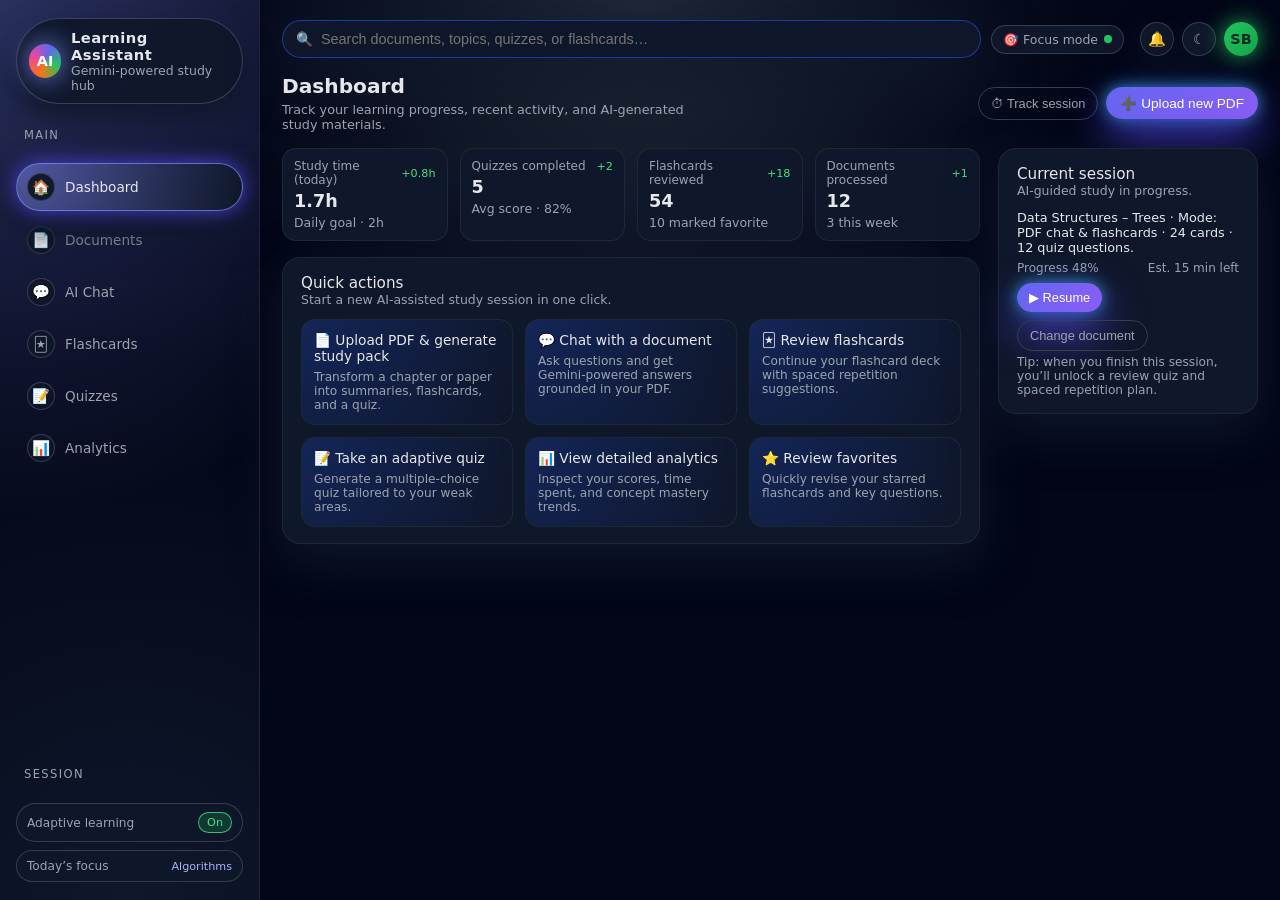
<file: web/Dashboard/dashboard.html>
<!DOCTYPE html>
<html lang="en" data-theme="dark">
<head>
  <meta charset="UTF-8" />
  <title>AI Learning Assistant – Dashboard</title>
  <meta name="viewport" content="width=device-width, initial-scale=1.0" />
  <link rel="stylesheet" href="dashboard.css">
</head>
<body>
  <div class="app-shell">
    <!-- Sidebar -->
    <aside class="sidebar">
      <div class="sidebar-title">
        <div class="sidebar-logo">AI</div>
        <div class="sidebar-title-text">
          <span>Learning Assistant</span>
          <span>Gemini-powered study hub</span>
        </div>
      </div>

      <div class="sidebar-section-label">Main</div>
      <nav class="sidebar-nav" id="sidebarNav">
        <div class="nav-item active" data-view="dashboard">
          <span class="icon">🏠</span>
          <span class="nav-label">Dashboard</span>
        </div>
        <div class="nav-item" data-view="documents">
          <span class="icon">📄</span>
          <span class="nav-label">Documents</span>
        </div>
        <div class="nav-item" data-view="chat">
          <span class="icon">💬</span>
          <span class="nav-label">AI Chat</span>
        </div>
        <div class="nav-item" data-view="flashcards">
          <span class="icon">🃏</span>
          <span class="nav-label">Flashcards</span>
        </div>
        <div class="nav-item" data-view="quizzes">
          <span class="icon">📝</span>
          <span class="nav-label">Quizzes</span>
        </div>
        <div class="nav-item" data-view="analytics">
          <span class="icon">📊</span>
          <span class="nav-label">Analytics</span>
        </div>
      </nav>

      <div class="sidebar-section-label">Session</div>
      <div class="sidebar-footer">
        <div class="pill">
          <span>Adaptive learning</span>
          <span class="badge">On</span>
        </div>
        <div class="pill">
          <span>Today’s focus</span>
          <span style="font-size:0.7rem;color:#a5b4fc;">Algorithms</span>
        </div>
      </div>
    </aside>

    <!-- Main content -->
    <main class="main">
      <!-- Top bar -->
      <header class="topbar">
        <div class="topbar-left">
          <div class="search-box">
            <span style="font-size:0.85rem;color:var(--text-muted);">🔍</span>
            <input placeholder="Search documents, topics, quizzes, or flashcards…" />
          </div>
          <div class="chip">
            <span>🎯 Focus mode</span>
            <span style="width:8px;height:8px;border-radius:999px;background:#22c55e;"></span>
          </div>
        </div>
        <div class="topbar-right">
          <button class="icon-btn" title="Notifications">🔔</button>
          <button class="icon-btn" title="Toggle theme" id="themeToggleBtn">☾</button>
          <div class="avatar">SB</div>
        </div>
      </header>

      <!-- Page header (title changes via JS) -->
      <div class="page-header">
        <div class="page-title">
          <h1 id="pageTitle">Dashboard</h1>
          <span id="pageSubtitle">Track your learning progress, recent activity, and AI-generated study materials.</span>
        </div>
        <div class="page-actions">
          <button class="btn-ghost">⏱ Track session</button>
          <button class="btn-primary">➕ Upload new PDF</button>
        </div>
      </div>

      <!-- DASHBOARD VIEW -->
      <section class="view-section active" id="view-dashboard">
        <div class="content-grid">
          <div>
            <!-- Stats cards -->
            <section class="stats-grid">
              <div class="stat-card">
                <div class="stat-label">
                  <span>Study time (today)</span>
                  <span class="stat-trend">+0.8h</span>
                </div>
                <div class="stat-value"><span>1.7h</span></div>
                <div class="card-subtitle">Daily goal · 2h</div>
              </div>
              <div class="stat-card">
                <div class="stat-label">
                  <span>Quizzes completed</span>
                  <span class="stat-trend">+2</span>
                </div>
                <div class="stat-value"><span>5</span></div>
                <div class="card-subtitle">Avg score · 82%</div>
              </div>
              <div class="stat-card">
                <div class="stat-label">
                  <span>Flashcards reviewed</span>
                  <span class="stat-trend">+18</span>
                </div>
                <div class="stat-value"><span>54</span></div>
                <div class="card-subtitle">10 marked favorite</div>
              </div>
              <div class="stat-card">
                <div class="stat-label">
                  <span>Documents processed</span>
                  <span class="stat-trend">+1</span>
                </div>
                <div class="stat-value"><span>12</span></div>
                <div class="card-subtitle">3 this week</div>
              </div>
            </section>

            <!-- Quick actions -->
            <section class="card">
              <div class="card-header">
                <div>
                  <div class="card-title">Quick actions</div>
                  <div class="card-subtitle">
                    Start a new AI-assisted study session in one click.
                  </div>
                </div>
              </div>
              <div class="quick-actions">
                <div class="quick-card" data-open="documents">
                  <div class="quick-label">📄 Upload PDF & generate study pack</div>
                  <div class="quick-desc">
                    Transform a chapter or paper into summaries, flashcards, and a quiz.
                  </div>
                </div>
                <div class="quick-card" data-open="chat">
                  <div class="quick-label">💬 Chat with a document</div>
                  <div class="quick-desc">
                    Ask questions and get Gemini-powered answers grounded in your PDF.
                  </div>
                </div>
                <div class="quick-card" data-open="flashcards">
                  <div class="quick-label">🃏 Review flashcards</div>
                  <div class="quick-desc">
                    Continue your flashcard deck with spaced repetition suggestions.
                  </div>
                </div>
                <div class="quick-card" data-open="quizzes">
                  <div class="quick-label">📝 Take an adaptive quiz</div>
                  <div class="quick-desc">
                    Generate a multiple-choice quiz tailored to your weak areas.
                  </div>
                </div>
                <div class="quick-card" data-open="analytics">
                  <div class="quick-label">📊 View detailed analytics</div>
                  <div class="quick-desc">
                    Inspect your scores, time spent, and concept mastery trends.
                  </div>
                </div>
                <div class="quick-card" data-open="flashcards">
                  <div class="quick-label">⭐ Review favorites</div>
                  <div class="quick-desc">
                    Quickly revise your starred flashcards and key questions.
                  </div>
                </div>
              </div>
            </section>
          </div>

          <!-- Right: current session panel -->
          <aside>
            <div class="card">
              <div class="card-header">
                <div>
                  <div class="card-title">Current session</div>
                  <div class="card-subtitle">AI-guided study in progress.</div>
                </div>
              </div>
              <div style="font-size:0.8rem;margin-bottom:6px;">
                Data Structures – Trees · Mode: PDF chat & flashcards · 24 cards · 12 quiz questions.
              </div>
              <div class="progress-bar">
                <div class="progress-fill"></div>
              </div>
              <div class="session-meta" style="display:flex;justify-content:space-between;font-size:0.75rem;color:var(--text-muted);margin-top:4px;">
                <span>Progress 48%</span>
                <span>Est. 15 min left</span>
              </div>
              <div class="session-actions" style="display:flex;gap:8px;margin-top:8px;flex-wrap:wrap;">
                <button class="btn-primary" style="padding:7px 12px;font-size:0.8rem;">▶ Resume</button>
                <button class="btn-ghost" style="padding:7px 12px;font-size:0.8rem;">Change document</button>
              </div>
              <div style="font-size:0.76rem;color:var(--text-muted);margin-top:4px;">
                Tip: when you finish this session, you’ll unlock a review quiz and spaced repetition plan.
              </div>
            </div>
          </aside>
        </div>
      </section>

      <!-- DOCUMENTS VIEW (PDF → Summary etc.) -->
      <section class="view-section" id="view-documents">
        <section class="card">
          <div class="card-header">
            <div>
              <div class="card-title">Documents workspace</div>
              <div class="card-subtitle">Upload PDFs and generate summaries, flashcards, and quizzes.</div>
            </div>
          </div>
          <div class="upload-area">
            <div class="upload-icon">📤</div>
            <div class="upload-title">Drop PDF here</div>
            <div class="upload-sub" id="uploadStatus">
              Your content stays private. The AI will extract summaries and key concepts.
            </div>
            <label for="fileInput" class="upload-cta">
              <span>Choose file</span> <span>↗</span>
            </label>
            <input id="fileInput" type="file" accept=".pdf" />
          </div>

          <div class="ai-output">
            <div class="output-box">
              <div class="output-title">AI Summary (demo)</div>
              <p id="summaryBox">
                Upload a document to see a placeholder summary here. Later you can connect your backend to stream real AI output.
              </p>
            </div>
            <div class="output-actions">
              <button class="pill-btn pill-btn--green" type="button" id="toFlashcardsBtn">
                <span>⚡</span> To Flashcards
              </button>
              <button class="pill-btn pill-btn--purple" type="button" id="toQuizBtn">
                <span>🧠</span> To Quiz
              </button>
            </div>
          </div>
        </section>
      </section>

      <!-- CHAT VIEW -->
      <section class="view-section" id="view-chat">
        <section class="card">
          <div class="card-header">
            <div>
              <div class="card-title">AI Chat</div>
              <div class="card-subtitle">Ask questions about your content or any topic.</div>
            </div>
          </div>
          <div class="chat-area">
            <div class="chat-log" id="chatLog">
              <strong>AI:</strong> Ask me anything about algorithms, EVs, or your uploaded notes…
            </div>
            <div class="chat-input-row">
              <textarea id="chatInput" placeholder="Type your question here…"></textarea>
              <button class="chat-send-btn" type="button" id="chatSendBtn">Send</button>
            </div>
          </div>
        </section>
      </section>

      <!-- FLASHCARDS VIEW -->
      <section class="view-section" id="view-flashcards">
        <section class="card">
          <div class="card-header">
            <div>
              <div class="card-title">Flashcards</div>
              <div class="card-subtitle">Tap to flip and check your understanding.</div>
            </div>
          </div>
          <div style="display:grid;gap:12px;">
            <div style="display:flex;justify-content:center;align-items:center;padding:6px 0;">
              <div class="flashcard" id="flashcard">
                <div class="flashcard-face flashcard-front">
                  <div>
                    <div class="flashcard-text">
                      What is Big O notation?
                    </div>
                    <div class="flashcard-hint">Click to flip · Front</div>
                  </div>
                </div>
                <div class="flashcard-face flashcard-back">
                  <div>
                    <div class="flashcard-text">
                      It describes how an algorithm’s running time or space grows with input size.
                    </div>
                    <div class="flashcard-hint">Click to flip · Back</div>
                  </div>
                </div>
              </div>
            </div>

            <div class="card-soft">
              <h4 style="font-size:0.85rem;margin-bottom:4px;">Deck overview</h4>
              <p>24 cards · 6 due today · 3 starred for quick revision.</p>
              <div class="audio-player" style="margin-top:8px;">
                <button class="audio-play" type="button" aria-label="Play audio summary">▶</button>
                <div class="audio-track">
                  <div class="audio-fill"></div>
                </div>
                <div class="audio-time">00:42 / 02:10</div>
              </div>
            </div>
          </div>
        </section>
      </section>

      <!-- QUIZZES VIEW -->
      <section class="view-section" id="view-quizzes">
        <section class="card">
          <div class="card-header">
            <div>
              <div class="card-title">Quizzes</div>
              <div class="card-subtitle">MCQ, true/false, and short answer (demo).</div>
            </div>
          </div>
          <div class="quiz-card">
            <div class="quiz-label">QUIZ · MCQ</div>
            <div class="quiz-question">
              Which complexity is faster as n grows large?
            </div>
            <div class="quiz-options" id="quizOptions">
              <button class="quiz-option" type="button" data-correct="false">
                <span>A.</span> O(n²)
              </button>
              <button class="quiz-option" type="button" data-correct="true">
                <span>B.</span> O(log n)
              </button>
              <button class="quiz-option" type="button" data-correct="false">
                <span>C.</span> O(n · log n²)
              </button>
              <button class="quiz-option" type="button" data-correct="false">
                <span>D.</span> O(n!)
              </button>
            </div>
            <div class="quiz-footer">
              <span id="quizFeedback">Pick an answer</span>
              <button class="quiz-btn" type="button" id="quizNextBtn">Next question →</button>
            </div>
          </div>
        </section>
      </section>

      <!-- ANALYTICS VIEW -->
      <section class="view-section" id="view-analytics">
        <section class="card">
          <div class="card-header">
            <div>
              <div class="card-title">Analytics</div>
              <div class="card-subtitle">Simple placeholder for charts and progress.</div>
            </div>
          </div>
          <p style="font-size:0.8rem;color:var(--text-muted);">
            Here you can later embed real charts (e.g., using Chart.js or any library) for scores, time spent, and mastery by topic.
          </p>
        </section>
      </section>
    </main>
  </div>

  <script>
    // Simple SPA-style view switching (no routing).[web:51][web:50]
    const navItems = document.querySelectorAll('.nav-item');
    const views = document.querySelectorAll('.view-section');
    const titleEl = document.getElementById('pageTitle');
    const subtitleEl = document.getElementById('pageSubtitle');

    const titles = {
      dashboard: ['Dashboard', 'Track your learning progress, recent activity, and AI-generated study materials.'],
      documents: ['Documents', 'Upload PDFs and generate summaries, flashcards, and quizzes.'],
      chat: ['AI Chat', 'Ask study questions and get AI explanations.'],
      flashcards: ['Flashcards', 'Flip through concept cards generated from your notes.'],
      quizzes: ['Quizzes', 'Practice with auto-generated questions and explanations.'],
      analytics: ['Analytics', 'View your learning statistics and trends.']
    };

    function showView(name) {
      views.forEach(v => {
        v.classList.toggle('active', v.id === 'view-' + name);
      });
      navItems.forEach(n => {
        n.classList.toggle('active', n.dataset.view === name);
      });
      const [t, s] = titles[name] || titles.dashboard;
      titleEl.textContent = t;
      subtitleEl.textContent = s;
    }

    navItems.forEach(item => {
      item.addEventListener('click', () => {
        showView(item.dataset.view);
      });
    });

    // Quick-action cards open corresponding view
    document.querySelectorAll('.quick-card[data-open]').forEach(card => {
      card.addEventListener('click', () => {
        const view = card.getAttribute('data-open');
        showView(view);
      });
    });

    // Theme toggle with localStorage.[web:47]
    const themeBtn = document.getElementById('themeToggleBtn');
    function applyTheme(mode) {
      document.documentElement.dataset.theme = mode;
      localStorage.setItem('ai-dashboard-theme', mode);
      themeBtn.textContent = mode === 'dark' ? '☾' : '☀️';
    }
    (function initTheme() {
      const saved = localStorage.getItem('ai-dashboard-theme');
      if (saved === 'dark' || saved === 'light') {
        applyTheme(saved);
      } else if (window.matchMedia &&
                 window.matchMedia('(prefers-color-scheme: dark)').matches) {
        applyTheme('dark');
      } else {
        applyTheme('dark');
      }
    })();
    themeBtn.addEventListener('click', () => {
      const current = document.documentElement.dataset.theme || 'dark';
      applyTheme(current === 'dark' ? 'light' : 'dark');
    });

    // Flashcard flip
    const flashcard = document.getElementById('flashcard');
    if (flashcard) {
      flashcard.addEventListener('click', () => {
        flashcard.classList.toggle('is-flipped');
      });
    }

    // Quiz interactions.[web:39][web:43]
    const quizOptionsContainer = document.getElementById('quizOptions');
    const quizFeedback = document.getElementById('quizFeedback');
    if (quizOptionsContainer) {
      quizOptionsContainer.addEventListener('click', (e) => {
        const btn = e.target.closest('.quiz-option');
        if (!btn) return;
        quizOptionsContainer.querySelectorAll('.quiz-option').forEach(opt => {
          opt.classList.remove('selected-correct', 'selected-wrong');
        });
        const isCorrect = btn.dataset.correct === 'true';
        btn.classList.add(isCorrect ? 'selected-correct' : 'selected-wrong');
        quizFeedback.textContent = isCorrect ? 'Correct 🎉' : 'Not quite, try again!';
      });
    }

    document.getElementById('quizNextBtn')?.addEventListener('click', () => {
      quizFeedback.textContent = 'Next question (demo only)…';
    });

    // File upload demo
    const fileInput = document.getElementById('fileInput');
    const uploadStatus = document.getElementById('uploadStatus');
    const summaryBox = document.getElementById('summaryBox');
    if (fileInput) {
      fileInput.addEventListener('change', () => {
        const file = fileInput.files[0];
        if (!file) return;
        uploadStatus.textContent = 'Loaded: ' + file.name + ' · (demo) AI will summarize this.';
        summaryBox.textContent = 'This is a placeholder summary for "' + file.name +
          '". Later, connect your backend to stream real AI summaries here.';
      });
    }

    // Buttons to jump from documents → flashcards / quiz
    document.getElementById('toFlashcardsBtn')?.addEventListener('click', () => {
      showView('flashcards');
    });
    document.getElementById('toQuizBtn')?.addEventListener('click', () => {
      showView('quizzes');
    });

    // AI Chat demo
    const chatLog = document.getElementById('chatLog');
    const chatInput = document.getElementById('chatInput');
    const chatSendBtn = document.getElementById('chatSendBtn');
    if (chatSendBtn) {
      chatSendBtn.addEventListener('click', () => {
        const text = chatInput.value.trim();
        if (!text) return;
        chatLog.innerHTML += '<br><br><strong>You:</strong> ' +
          text.replace(/</g, '&lt;');
        chatLog.innerHTML += '<br><strong>AI:</strong> (demo) This is where your Gemini answer would appear.';
        chatInput.value = '';
        chatLog.scrollTop = chatLog.scrollHeight;
      });
    }
  </script>
</body>
</html>
</file>
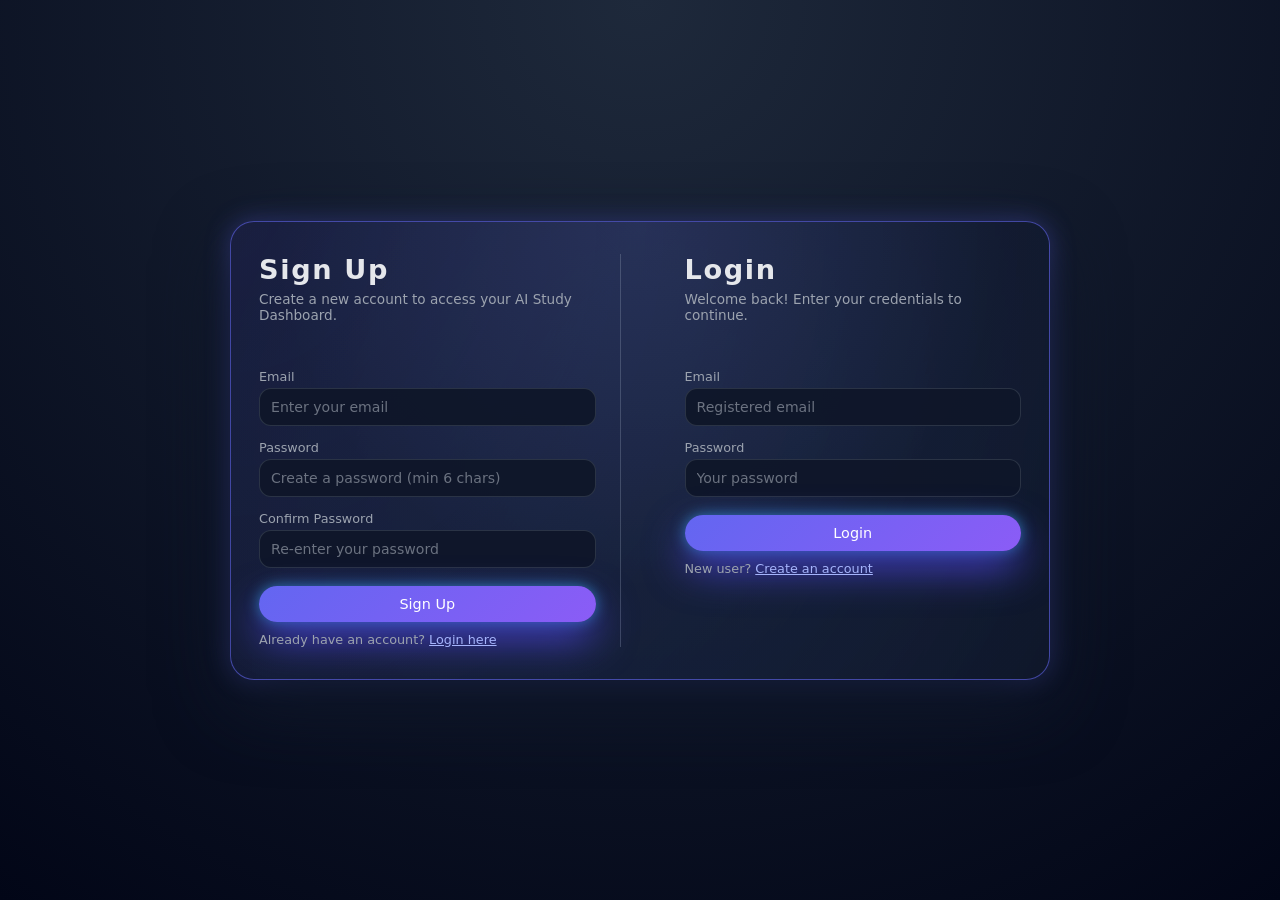
<file: accounts/templates/web/Homepage/login.html>
<!DOCTYPE html>
<html lang="en">
<head>
  <meta charset="UTF-8" />
  <title>Auth - Study Assistant</title>
  <style>
    * {
      box-sizing: border-box;
      margin: 0;
      padding: 0;
      font-family: system-ui, -apple-system, BlinkMacSystemFont, "Segoe UI", sans-serif;
    }

    body {
      min-height: 100vh;
      background: radial-gradient(circle at top, #1e293b, #020617);
      color: #e5e7eb;
      display: flex;
      align-items: center;
      justify-content: center;
      padding: 20px;
    }

    .auth-container {
      display: flex;
      gap: 40px;
      background:
        radial-gradient(circle at top left, rgba(129,140,248,.18), rgba(15,23,42,1)),
        radial-gradient(circle at bottom right, rgba(56,189,248,.12), rgba(2,6,23,1));
      border-radius: 24px;
      padding: 32px 28px;
      max-width: 820px;
      width: 100%;
      border: 1px solid rgba(99,102,241,0.6);
      box-shadow:
        0 25px 70px rgba(15,23,42,1),
        0 0 25px rgba(99,102,241,.4);
      position: relative;
      overflow: hidden;
    }

    .auth-container::before {
      content: "";
      position: absolute;
      inset: 0;
      background:
        radial-gradient(circle at top, rgba(129,140,248,.25), transparent 60%);
      opacity: .55;
      pointer-events: none;
    }

    .auth-left,
    .auth-right {
      position: relative;
      z-index: 1;
      flex: 1;
      min-width: 0;
    }

    .auth-left {
      border-right: 1px solid rgba(148,163,184,.3);
      padding-right: 24px;
    }

    .auth-right {
      padding-left: 24px;
    }

    .heading {
      font-size: 1.7rem;
      letter-spacing: .06em;
      margin-bottom: 6px;
    }

    .sub {
      font-size: .85rem;
      color: #9ca3af;
      margin-bottom: 22px;
    }

    form {
      margin-top: 8px;
    }

    label {
      font-size: .8rem;
      color: #9ca3af;
      display: block;
      margin-bottom: 4px;
    }

    input {
      width: 100%;
      padding: 10px 11px;
      margin-bottom: 14px;
      border-radius: 12px;
      border: 1px solid rgba(55,65,81,.7);
      background: rgba(15,23,42,.95);
      color: #e5e7eb;
      font-size: .88rem;
      transition: .22s;
    }

    input::placeholder {
      color: #6b7280;
    }

    input:focus {
      outline: none;
      border-color: rgba(129,140,248,.95);
      box-shadow: 0 0 12px rgba(99,102,241,.7);
      transform: scale(1.015);
    }

    .btn {
      width: 100%;
      padding: 10px 12px;
      border-radius: 999px;
      border: none;
      font-size: .9rem;
      font-weight: 500;
      cursor: pointer;
      margin-top: 4px;
      background: linear-gradient(135deg, #6366f1, #8b5cf6);
      color: white;
      box-shadow:
        0 18px 40px rgba(79,70,229,.8),
        0 0 14px rgba(56,189,248,.6);
      transition: .22s;
    }

    .btn:hover {
      transform: translateY(-2px);
      box-shadow:
        0 22px 50px rgba(79,70,229,1),
        0 0 18px rgba(56,189,248,.9);
    }

    .link-text {
      margin-top: 10px;
      font-size: .8rem;
      color: #9ca3af;
    }

    .link-text span {
      color: #a5b4fc;
      cursor: pointer;
      text-decoration: underline;
    }

    .error {
      font-size: .78rem;
      color: #fca5a5;
      margin-bottom: 8px;
      min-height: 16px;
    }

    .success {
      font-size: .78rem;
      color: #bbf7d0;
      margin-bottom: 8px;
      min-height: 16px;
    }

    @media (max-width: 720px) {
      .auth-container {
        flex-direction: column;
        padding: 24px 18px;
      }
      .auth-left {
        border-right: none;
        border-bottom: 1px solid rgba(148,163,184,.3);
        padding-right: 0;
        padding-bottom: 18px;
        margin-bottom: 10px;
      }
      .auth-right {
        padding-left: 0;
      }
    }
  </style>
</head>
<body>

<div class="auth-container">
  <!-- SIGN UP (New User) -->
  <div class="auth-left">
    <h2 class="heading">Sign Up</h2>
    <p class="sub">Create a new account to access your AI Study Dashboard.</p>

    <div id="signupMsg" class="error"></div>

    <form id="signupForm" onsubmit="handleSignup(event)">
      <label for="suEmail">Email</label>
      <input type="email" id="suEmail" placeholder="Enter your email" required />

      <label for="suPassword">Password</label>
      <input type="password" id="suPassword" placeholder="Create a password (min 6 chars)" required />

      <label for="suConfirm">Confirm Password</label>
      <input type="password" id="suConfirm" placeholder="Re-enter your password" required />

      <button type="submit" class="btn">Sign Up</button>
    </form>

    <p class="link-text">
      Already have an account?
      <span onclick="scrollToLogin()">Login here</span>
    </p>
  </div>

  <!-- LOGIN (Existing User) -->
  <div class="auth-right">
    <h2 class="heading">Login</h2>
    <p class="sub">Welcome back! Enter your credentials to continue.</p>

    <div id="loginMsg" class="error"></div>

    <form id="loginForm" onsubmit="handleLogin(event)">
      <label for="liEmail">Email</label>
      <input type="email" id="liEmail" placeholder="Registered email" required />

      <label for="liPassword">Password</label>
      <input type="password" id="liPassword" placeholder="Your password" required />

      <button type="submit" class="btn">Login</button>
    </form>

    <p class="link-text">
      New user?
      <span onclick="scrollToSignup()">Create an account</span>
    </p>
  </div>
</div>

<script>
  // ===== CONFIG: target pages (YOUR PATHS) =====
// ✅ RIGHT (relative URLs for browser)
        const DASHBOARD_PATH = "Dashboard/dashboard.html";
        const INDEX_PATH     = "index.html";


  // ===== Helper: get & save users in localStorage =====
  function getUsers() {
    const data = localStorage.getItem("users");
    return data ? JSON.parse(data) : [];
  }

  function saveUsers(users) {
    localStorage.setItem("users", JSON.stringify(users));
  }

  // ===== Helper: set logged in user =====
  function setLoggedIn(email) {
    localStorage.setItem("loggedIn", "true");
    localStorage.setItem("loggedInEmail", email);
  }

  // ===== On load: if already logged in, you may redirect directly to dashboard (optional) =====
  (function () {
    const alreadyLoggedIn = localStorage.getItem("loggedIn") === "true";
    if (alreadyLoggedIn) {
      // If you want auth page to auto-skip for logged users, uncomment:
      // window.location.href = DASHBOARD_PATH;
    }
  })();

  // ===== SIGNUP =====
  function handleSignup(event) {
    event.preventDefault();

    const email    = document.getElementById("suEmail").value.trim();
    const password = document.getElementById("suPassword").value.trim();
    const confirm  = document.getElementById("suConfirm").value.trim();
    const msgBox   = document.getElementById("signupMsg");

    msgBox.className = "error";
    msgBox.textContent = "";

    // Basic validation
    if (!email || !password || !confirm) {
      msgBox.textContent = "Please fill all fields.";
      return;
    }

    // Email pattern
    const emailPattern = /^[^ ]+@[^ ]+\.[a-z]{2,}$/i;
    if (!emailPattern.test(email)) {
      msgBox.textContent = "Enter a valid email address.";
      return;
    }

    if (password.length < 6) {
      msgBox.textContent = "Password must be at least 6 characters.";
      return;
    }

    if (password !== confirm) {
      msgBox.textContent = "Password and Confirm Password do not match.";
      return;
    }

    // Check if user already exists
    let users = getUsers();
    const existing = users.find(u => u.email.toLowerCase() === email.toLowerCase());
    if (existing) {
      msgBox.textContent = "This email is already registered. Please login.";
      return;
    }

    // Save new user
    users.push({ email, password }); // NOTE: plain password – only for demo!
    saveUsers(users);

    msgBox.className = "success";
    msgBox.textContent = "Account created successfully! Redirecting to dashboard...";

    // Mark logged in & redirect
    setLoggedIn(email);
    setTimeout(() => {
      window.location.href = DASHBOARD_PATH;
    }, 800);
  }

  // ===== LOGIN =====
  function handleLogin(event) {
    event.preventDefault();

    const email    = document.getElementById("liEmail").value.trim();
    const password = document.getElementById("liPassword").value.trim();
    const msgBox   = document.getElementById("loginMsg");

    msgBox.className = "error";
    msgBox.textContent = "";

    if (!email || !password) {
      msgBox.textContent = "Please enter email and password.";
      return;
    }

    const emailPattern = /^[^ ]+@[^ ]+\.[a-z]{2,}$/i;
    if (!emailPattern.test(email)) {
      msgBox.textContent = "Enter a valid email address.";
      return;
    }

    const users = getUsers();
    const user = users.find(
      u => u.email.toLowerCase() === email.toLowerCase() && u.password === password
    );

    if (!user) {
      msgBox.textContent = "Invalid email or password.";
      return;
    }

    msgBox.className = "success";
    msgBox.textContent = "Login successful! Redirecting to dashboard...";

    setLoggedIn(email);
    setTimeout(() => {
      window.location.href = DASHBOARD_PATH;
    }, 700);
  }

  // ===== SCROLL HELPERS =====
  function scrollToLogin() {
    document.getElementById("liEmail").focus();
  }

  function scrollToSignup() {
    document.getElementById("suEmail").focus();
  }
</script>

</body>
</html>
</file>
<file: web/Dashboard/dashboard.css>
:root {
      --bg-main: #020617;
      --bg-surface: #020617;
      --bg-elevated: #020617;
      --bg-card: #020617;
      --accent: #6366f1;
      --accent-soft: rgba(99, 102, 241, 0.16);
      --accent-strong: rgba(129, 140, 248, 0.7);
      --text-main: #e5e7eb;
      --text-muted: #9ca3af;
      --border-subtle: rgba(31, 41, 55, 0.95);
      --radius-lg: 18px;
      --radius-md: 14px;
      --shadow-soft: 0 22px 60px rgba(15, 23, 42, 0.95);
      --shadow-card: 0 18px 50px rgba(15, 23, 42, 1);
      --danger: #f97373;
      --success: #22c55e;
      --info: #38bdf8;
    }

    * {
      box-sizing: border-box;
      margin: 0;
      padding: 0;
    }

    body {
      font-family: system-ui, -apple-system, BlinkMacSystemFont, "Segoe UI", sans-serif;
      background:
        radial-gradient(circle at top, #1f2937 0, #020617 40%),
        radial-gradient(circle at bottom, #0f172a 0, #020617 55%);
      color: var(--text-main);
      min-height: 100vh;
      display: flex;
    }

    .app-shell {
      display: grid;
      grid-template-columns: 260px minmax(0, 1fr);
      width: 100%;
      min-height: 100vh;
    }

    @media (max-width: 900px) {
      .app-shell {
        grid-template-columns: 76px minmax(0, 1fr);
      }
      .sidebar-title-text,
      .nav-label {
        display: none;
      }
      .sidebar {
        align-items: center;
      }
    }

    @media (max-width: 700px) {
      body {
        display: block;
      }
      .app-shell {
        grid-template-columns: 1fr;
      }
      .sidebar {
        flex-direction: row;
        justify-content: space-between;
        padding: 10px;
        position: sticky;
        top: 0;
        z-index: 20;
      }
      .sidebar-nav {
        flex-direction: row;
        flex-wrap: nowrap;
        overflow-x: auto;
      }
      .nav-item {
        padding: 6px;
      }
      .main {
        padding: 12px 10px 20px;
      }
    }

    /* Sidebar */
    .sidebar {
      background:
        radial-gradient(circle at top left, rgba(129, 140, 248, 0.32), transparent 55%),
        radial-gradient(circle at bottom, rgba(15, 23, 42, 1), #020617 60%);
      border-right: 1px solid rgba(31, 41, 55, 0.95);
      padding: 18px 16px;
      display: flex;
      flex-direction: column;
      gap: 18px;
    }

    .sidebar-title {
      display: flex;
      align-items: center;
      gap: 10px;
      padding: 10px 12px;
      border-radius: 999px;
      background: rgba(15, 23, 42, 0.92);
      border: 1px solid rgba(148, 163, 184, 0.3);
      box-shadow: 0 16px 32px rgba(15, 23, 42, 0.95);
    }

    .sidebar-logo {
      width: 34px;
      height: 34px;
      border-radius: 999px;
      background:
        conic-gradient(from 200deg, #f97316, #ec4899, #6366f1, #22c55e, #f97316);
      display: flex;
      align-items: center;
      justify-content: center;
      color: white;
      font-weight: 700;
      font-size: 0.9rem;
      box-shadow: 0 0 26px rgba(129, 140, 248, 0.9);
    }

    .sidebar-title-text {
      display: flex;
      flex-direction: column;
    }

    .sidebar-title-text span:first-child {
      font-size: 0.92rem;
      font-weight: 600;
      letter-spacing: 0.03em;
    }

    .sidebar-title-text span:last-child {
      font-size: 0.78rem;
      color: var(--text-muted);
    }

    .sidebar-section-label {
      font-size: 0.72rem;
      text-transform: uppercase;
      letter-spacing: 0.12em;
      color: var(--text-muted);
      margin: 6px 8px 4px;
    }

    .sidebar-nav {
      display: flex;
      flex-direction: column;
      gap: 4px;
      flex: 1;
    }

    .nav-item {
      display: flex;
      align-items: center;
      gap: 10px;
      padding: 9px 10px;
      border-radius: 999px;
      color: var(--text-muted);
      font-size: 0.85rem;
      cursor: pointer;
      border: 1px solid transparent;
      transition:
        background 0.18s ease-out,
        border-color 0.18s ease-out,
        color 0.18s ease-out,
        transform 0.12s ease-out,
        box-shadow 0.15s ease-out;
      white-space: nowrap;
    }

    .nav-item span.icon {
      width: 28px;
      height: 28px;
      border-radius: 999px;
      display: inline-flex;
      align-items: center;
      justify-content: center;
      background: rgba(15, 23, 42, 0.95);
      border: 1px solid rgba(55, 65, 81, 0.95);
      font-size: 0.9rem;
      flex-shrink: 0;
    }

    .nav-item.active {
      background:
        radial-gradient(circle at top left, rgba(129, 140, 248, 0.52), rgba(15, 23, 42, 0.98));
      border-color: var(--accent-strong);
      color: #e5e7eb;
      box-shadow:
        0 0 20px rgba(79, 70, 229, 0.9),
        0 18px 40px rgba(15, 23, 42, 1);
      transform: translateY(-1px);
    }

    .nav-item:hover {
      background: rgba(15, 23, 42, 0.95);
      border-color: rgba(75, 85, 99, 0.95);
      color: #e5e7eb;
    }

    .sidebar-footer {
      margin-top: auto;
      display: flex;
      flex-direction: column;
      gap: 8px;
    }

    .pill {
      border-radius: 999px;
      padding: 8px 10px;
      font-size: 0.76rem;
      border: 1px solid rgba(55, 65, 81, 0.9);
      color: var(--text-muted);
      display: flex;
      align-items: center;
      justify-content: space-between;
      gap: 6px;
      background: rgba(15, 23, 42, 0.95);
    }

    .pill span.badge {
      background: rgba(34, 197, 94, 0.2);
      color: #4ade80;
      padding: 3px 8px;
      border-radius: 999px;
      font-size: 0.7rem;
      border: 1px solid rgba(74, 222, 128, 0.8);
    }

    /* Main area */
    .main {
      padding: 20px 22px;
      display: flex;
      flex-direction: column;
      gap: 16px;
    }

    /* Top bar */
    .topbar {
      display: flex;
      align-items: center;
      gap: 16px;
      flex-wrap: wrap;
    }

    .topbar-left {
      flex: 1;
      display: flex;
      gap: 10px;
      align-items: center;
      min-width: 0;
    }

    .search-box {
      flex: 1;
      display: flex;
      align-items: center;
      gap: 8px;
      padding: 10px 13px;
      background:
        radial-gradient(circle at top, rgba(15, 23, 42, 0.98), rgba(15, 23, 42, 0.98));
      border-radius: 999px;
      border: 1px solid rgba(30, 64, 175, 0.9);
      box-shadow: 0 18px 55px rgba(15, 23, 42, 1);
      min-width: 0;
    }

    .search-box input {
      background: transparent;
      border: none;
      outline: none;
      color: var(--text-main);
      font-size: 0.9rem;
      width: 100%;
    }

    .chip {
      padding: 6px 11px;
      border-radius: 999px;
      border: 1px solid rgba(55, 65, 81, 0.95);
      font-size: 0.78rem;
      color: var(--text-muted);
      display: inline-flex;
      align-items: center;
      gap: 6px;
      background:
        radial-gradient(circle at top, rgba(15, 23, 42, 1), rgba(15, 23, 42, 0.96));
      white-space: nowrap;
    }

    .topbar-right {
      display: flex;
      gap: 8px;
      align-items: center;
    }

    .icon-btn {
      width: 34px;
      height: 34px;
      border-radius: 999px;
      border: 1px solid rgba(55, 65, 81, 0.95);
      background:
        radial-gradient(circle at top, rgba(15, 23, 42, 1), rgba(15, 23, 42, 0.98));
      display: flex;
      align-items: center;
      justify-content: center;
      cursor: pointer;
      color: var(--text-muted);
      font-size: 0.9rem;
      box-shadow: 0 12px 32px rgba(15, 23, 42, 0.95);
    }

    .icon-btn:hover {
      border-color: rgba(148, 163, 184, 0.9);
      color: #e5e7eb;
    }

    .avatar {
      width: 34px;
      height: 34px;
      border-radius: 999px;
      background: linear-gradient(135deg, #22c55e, #16a34a);
      display: flex;
      align-items: center;
      justify-content: center;
      color: #022c22;
      font-weight: 600;
      font-size: 0.9rem;
      box-shadow: 0 0 22px rgba(34, 197, 94, 0.9);
    }

    /* Page header */
    .page-header {
      display: flex;
      align-items: center;
      justify-content: space-between;
      gap: 8px;
      flex-wrap: wrap;
    }

    .page-title {
      display: flex;
      flex-direction: column;
      gap: 4px;
      max-width: 420px;
    }

    .page-title h1 {
      font-size: 1.26rem;
      font-weight: 600;
    }

    .page-title span {
      font-size: 0.8rem;
      color: var(--text-muted);
    }

    .page-actions {
      display: flex;
      gap: 8px;
      align-items: center;
      flex-wrap: wrap;
      justify-content: flex-end;
    }

    .btn-primary {
      padding: 8px 14px;
      border-radius: 999px;
      border: none;
      outline: none;
      background: linear-gradient(135deg, #6366f1, #8b5cf6);
      color: white;
      font-size: 0.85rem;
      display: inline-flex;
      align-items: center;
      gap: 6px;
      cursor: pointer;
      box-shadow:
        0 18px 44px rgba(79, 70, 229, 0.95),
        0 0 16px rgba(56, 189, 248, 0.8);
      white-space: nowrap;
    }

    .btn-ghost {
      padding: 8px 12px;
      border-radius: 999px;
      border: 1px solid rgba(55, 65, 81, 0.95);
      background: transparent;
      color: var(--text-muted);
      font-size: 0.8rem;
      display: inline-flex;
      align-items: center;
      gap: 6px;
      cursor: pointer;
      white-space: nowrap;
    }

    .btn-ghost:hover {
      border-color: rgba(148, 163, 184, 0.9);
      color: #e5e7eb;
      background: rgba(15, 23, 42, 0.96);
    }

    /* Sections layout */
    .view-section {
      display: none;
      animation: fadeIn 0.25s ease-out;
    }

    .view-section.active {
      display: block;
    }

    @keyframes fadeIn {
      from { opacity: 0; transform: translateY(4px); }
      to { opacity: 1; transform: translateY(0); }
    }

    .card {
      background:
        radial-gradient(circle at top left, rgba(15, 23, 42, 1), rgba(15, 23, 42, 1));
      border-radius: var(--radius-lg);
      border: 1px solid var(--border-subtle);
      box-shadow: var(--shadow-card);
      padding: 16px 18px;
      margin-bottom: 16px;
    }

    .card-header {
      display: flex;
      align-items: center;
      justify-content: space-between;
      gap: 8px;
      margin-bottom: 12px;
      flex-wrap: wrap;
    }

    .card-title {
      font-size: 0.95rem;
      font-weight: 500;
    }

    .card-subtitle {
      font-size: 0.78rem;
      color: var(--text-muted);
    }

    /* DASHBOARD STATS + QUICK ACTIONS reused from your previous code (shortened) */

    .content-grid {
      display: grid;
      grid-template-columns: minmax(0, 3fr) minmax(260px, 1fr);
      gap: 18px;
      align-items: flex-start;
    }

    @media (max-width: 1100px) {
      .content-grid {
        grid-template-columns: minmax(0, 1fr);
      }
    }

    .stats-grid {
      display: grid;
      grid-template-columns: repeat(4, minmax(0, 1fr));
      gap: 12px;
      margin-bottom: 16px;
    }

    @media (max-width: 900px) {
      .stats-grid {
        grid-template-columns: repeat(2, minmax(0, 1fr));
      }
    }

    .stat-card {
      background:
        radial-gradient(circle at top, rgba(15, 23, 42, 1), rgba(15, 23, 42, 1));
      border-radius: var(--radius-md);
      border: 1px solid rgba(31, 41, 55, 0.98);
      padding: 10px 11px;
      display: flex;
      flex-direction: column;
      gap: 4px;
    }

    .stat-label {
      font-size: 0.75rem;
      color: var(--text-muted);
      display: flex;
      justify-content: space-between;
      align-items: center;
    }

    .stat-value {
      font-size: 1.1rem;
      font-weight: 600;
    }

    .stat-trend {
      font-size: 0.7rem;
      color: #4ade80;
    }

    /* QUICK ACTIONS CARDS (same style as before) */

    .quick-actions {
      display: grid;
      grid-template-columns: repeat(3, minmax(0, 1fr));
      gap: 12px;
    }

    @media (max-width: 1100px) {
      .quick-actions {
        grid-template-columns: repeat(2, minmax(0, 1fr));
      }
    }

    @media (max-width: 700px) {
      .quick-actions {
        grid-template-columns: minmax(0, 1fr);
      }
    }

    .quick-card {
      border-radius: var(--radius-md);
      border: 1px solid rgba(31, 41, 55, 0.96);
      background:
        radial-gradient(circle at top left, rgba(30, 64, 175, 0.35), rgba(15, 23, 42, 1));
      padding: 12px 12px;
      display: flex;
      flex-direction: column;
      gap: 6px;
      cursor: pointer;
      transition:
        transform 0.15s ease-out,
        box-shadow 0.15s ease-out,
        border-color 0.15s ease-out,
        background 0.15s ease-out;
    }

    .quick-card:hover {
      transform: translateY(-3px) scale(1.01);
      border-color: rgba(129, 140, 248, 0.95);
      box-shadow:
        0 18px 48px rgba(30, 64, 175, 1),
        0 0 18px rgba(99, 102, 241, 0.9);
      background:
        radial-gradient(circle at top left, rgba(56, 189, 248, 0.25), rgba(15, 23, 42, 1));
    }

    .quick-label {
      font-size: 0.86rem;
      font-weight: 500;
    }

    .quick-desc {
      font-size: 0.76rem;
      color: var(--text-muted);
    }

    /* FILE UPLOAD / CONTENT PROCESSING */

    .upload-area {
      border-radius: 18px;
      border: 2px dashed rgba(148,163,184,0.6);
      padding: 18px 14px 16px;
      text-align: center;
      background: rgba(15,23,42,0.9);
      margin-bottom: 12px;
      transition: border-color 0.18s ease, background 0.18s ease, box-shadow 0.18s ease;
    }

    .upload-area:hover {
      border-color: rgba(96,165,250,0.9);
      box-shadow: 0 12px 30px rgba(37,99,235,0.2);
    }

    .upload-icon {
      font-size: 26px;
      margin-bottom: 6px;
    }

    .upload-title {
      font-size: 0.9rem;
      font-weight: 600;
      margin-bottom: 2px;
    }

    .upload-sub {
      font-size: 0.78rem;
      color: var(--text-muted);
      margin-bottom: 10px;
    }

    .upload-cta {
      display: inline-flex;
      align-items: center;
      justify-content: center;
      padding: 8px 14px;
      font-size: 0.78rem;
      border-radius: 999px;
      border: none;
      outline: none;
      cursor: pointer;
      background: linear-gradient(120deg, #2563eb, #4f46e5, #7c3aed);
      color: #f9fafb;
      box-shadow: 0 14px 35px rgba(59,130,246,0.5);
      gap: 6px;
    }

    .upload-cta span {
      font-size: 0.9rem;
    }

    input[type="file"] {
      display: none;
    }

    .ai-output {
      display: grid;
      grid-template-columns: 3fr 2fr;
      gap: 10px;
    }

    @media (max-width: 720px) {
      .ai-output {
        grid-template-columns: 1fr;
      }
    }

    .output-box {
      border-radius: 16px;
      padding: 10px 11px;
      font-size: 0.78rem;
      background: rgba(15,23,42,0.98);
      border: 1px solid rgba(148,163,184,0.5);
      min-height: 110px;
      text-align: left;
      color: var(--text-muted);
      line-height: 1.5;
    }

    .output-title {
      font-size: 0.8rem;
      font-weight: 600;
      margin-bottom: 4px;
      color: var(--text-main);
    }

    .output-actions {
      display: grid;
      gap: 6px;
    }

    .pill-btn {
      padding: 8px 10px;
      font-size: 0.78rem;
      border-radius: 999px;
      border: none;
      cursor: pointer;
      display: inline-flex;
      align-items: center;
      justify-content: center;
      gap: 6px;
      transition: transform 0.12s ease, box-shadow 0.15s ease;
      color: #f9fafb;
      box-shadow: 0 12px 30px rgba(15,118,110,0.45);
    }

    .pill-btn--green {
      background: linear-gradient(120deg, #10b981, #22c55e);
    }

    .pill-btn--purple {
      background: linear-gradient(120deg, #7c3aed, #a855f7);
      box-shadow: 0 12px 30px rgba(129,140,248,0.6);
    }

    .pill-btn:hover {
      transform: translateY(-1px);
    }

    /* FLASHCARD & QUIZ (as before) */

    .flashcard {
      width: 100%;
      max-width: 260px;
      height: 160px;
      position: relative;
      transform-style: preserve-3d;
      border-radius: 18px;
      box-shadow: 0 20px 50px rgba(170, 191, 240, 0.9);
      cursor: pointer;
      transition: transform 0.6s ease;
      margin: 0 auto;
    }
    .flashcard.is-flipped {
      transform: rotateY(180deg);
    }
    .flashcard-face {
      position: absolute;
      inset: 0;
      border-radius: 18px;
      display: flex;
      align-items: center;
      justify-content: center;
      padding: 14px;
      text-align: center;
      backface-visibility: hidden;
    }
    .flashcard-front {
      background: radial-gradient(circle at top left, #1f2937, #020617);
    }
    .flashcard-back {
      background: radial-gradient(circle at top left, #020617, #0f172a);
      transform: rotateY(180deg);
    }
    .flashcard-text {
      font-size: 0.9rem;
      font-weight: 600;
    }
    .flashcard-hint {
      font-size: 0.75rem;
      margin-top: 6px;
      color: var(--text-muted);
    }

    .quiz-card {
      border-radius: var(--radius-md);
      border: 1px solid rgba(31, 41, 55, 0.96);
      background:
        radial-gradient(circle at top left, rgba(30, 64, 175, 0.25), rgba(15, 23, 42, 1));
      padding: 12px 12px;
      display: flex;
      flex-direction: column;
      gap: 6px;
    }
    .quiz-label {
      font-size: 0.75rem;
      text-transform: uppercase;
      letter-spacing: 0.12em;
      color: var(--text-muted);
    }
    .quiz-question {
      font-size: 0.86rem;
      font-weight: 500;
    }
    .quiz-options {
      display: grid;
      gap: 6px;
    }
    .quiz-option {
      font-size: 0.78rem;
      padding: 7px 9px;
      border-radius: 999px;
      border: 1px solid rgba(55, 65, 81, 0.95);
      background: rgba(15, 23, 42, 0.98);
      color: var(--text-main);
      display: flex;
      align-items: center;
      gap: 7px;
      cursor: pointer;
      transition: background 0.15s ease, border-color 0.15s ease, transform 0.1s ease,
                  box-shadow 0.15s ease;
    }
    .quiz-option:hover {
      background: #0b1120;
      border-color: rgba(129, 140, 248, 0.95);
      box-shadow: 0 12px 32px rgba(30, 64, 175, 0.9);
    }
    .quiz-option.selected-correct {
      background: linear-gradient(120deg, #22c55e, #16a34a);
      border-color: #4ade80;
      box-shadow: 0 14px 36px rgba(34,197,94,0.9);
    }
    .quiz-option.selected-wrong {
      background: linear-gradient(120deg, #f97373, #ef4444);
      border-color: #fecaca;
      box-shadow: 0 14px 36px rgba(248,113,113,0.9);
    }
    .quiz-footer {
      display: flex;
      justify-content: space-between;
      align-items: center;
      font-size: 0.75rem;
      color: var(--text-muted);
      margin-top: 4px;
    }

    /* Simple textarea/chat style */
    .chat-area {
      display: flex;
      flex-direction: column;
      gap: 8px;
    }
    .chat-log {
      min-height: 140px;
      border-radius: 12px;
      border: 1px solid rgba(31,41,55,0.9);
      background: rgba(15,23,42,0.96);
      padding: 8px 10px;
      font-size: 0.8rem;
      color: var(--text-muted);
    }
    .chat-input-row {
      display: flex;
      gap: 6px;
      margin-top: 4px;
    }
    .chat-input-row textarea {
      flex: 1;
      min-height: 60px;
      border-radius: 12px;
      border: 1px solid rgba(55,65,81,0.9);
      background: rgba(15,23,42,0.98);
      color: var(--text-main);
      font-size: 0.8rem;
      padding: 6px 8px;
      resize: vertical;
    }
    .chat-send-btn {
      padding: 8px 10px;
      border-radius: 12px;
      border: none;
      background: linear-gradient(120deg,#6366f1,#8b5cf6);
      color: white;
      font-size: 0.8rem;
      cursor: pointer;
      white-space: nowrap;
    }

    /* Simple flashcard list */
    .card-soft {
      border-radius: var(--radius-md);
      padding: 10px 11px;
      background: rgba(15,23,42,0.98);
      border: 1px solid rgba(31,41,55,0.96);
      font-size: 0.8rem;
      margin-bottom: 8px;
    }

    .audio-player {
      display: flex;
      align-items: center;
      gap: 10px;
      margin-top: 4px;
    }

    .audio-play {
      width: 26px;
      height: 26px;
      border-radius: 999px;
      background: linear-gradient(135deg, #22c55e, #16a34a);
      display: flex;
      align-items: center;
      justify-content: center;
      color: #f9fafb;
      box-shadow: 0 10px 24px rgba(34,197,94,0.6);
      cursor: pointer;
      font-size: 13px;
    }

    .audio-track {
      flex: 1;
      height: 6px;
      border-radius: 999px;
      background: rgba(148,163,184,0.4);
      position: relative;
      overflow: hidden;
    }

    .audio-fill {
      position: absolute;
      inset: 0;
      width: 45%;
      background: linear-gradient(90deg, #22c55e, #22d3ee);
    }

    .audio-time {
      font-size: 10px;
      color: var(--text-muted);
      white-space: nowrap;
    }
</file>
